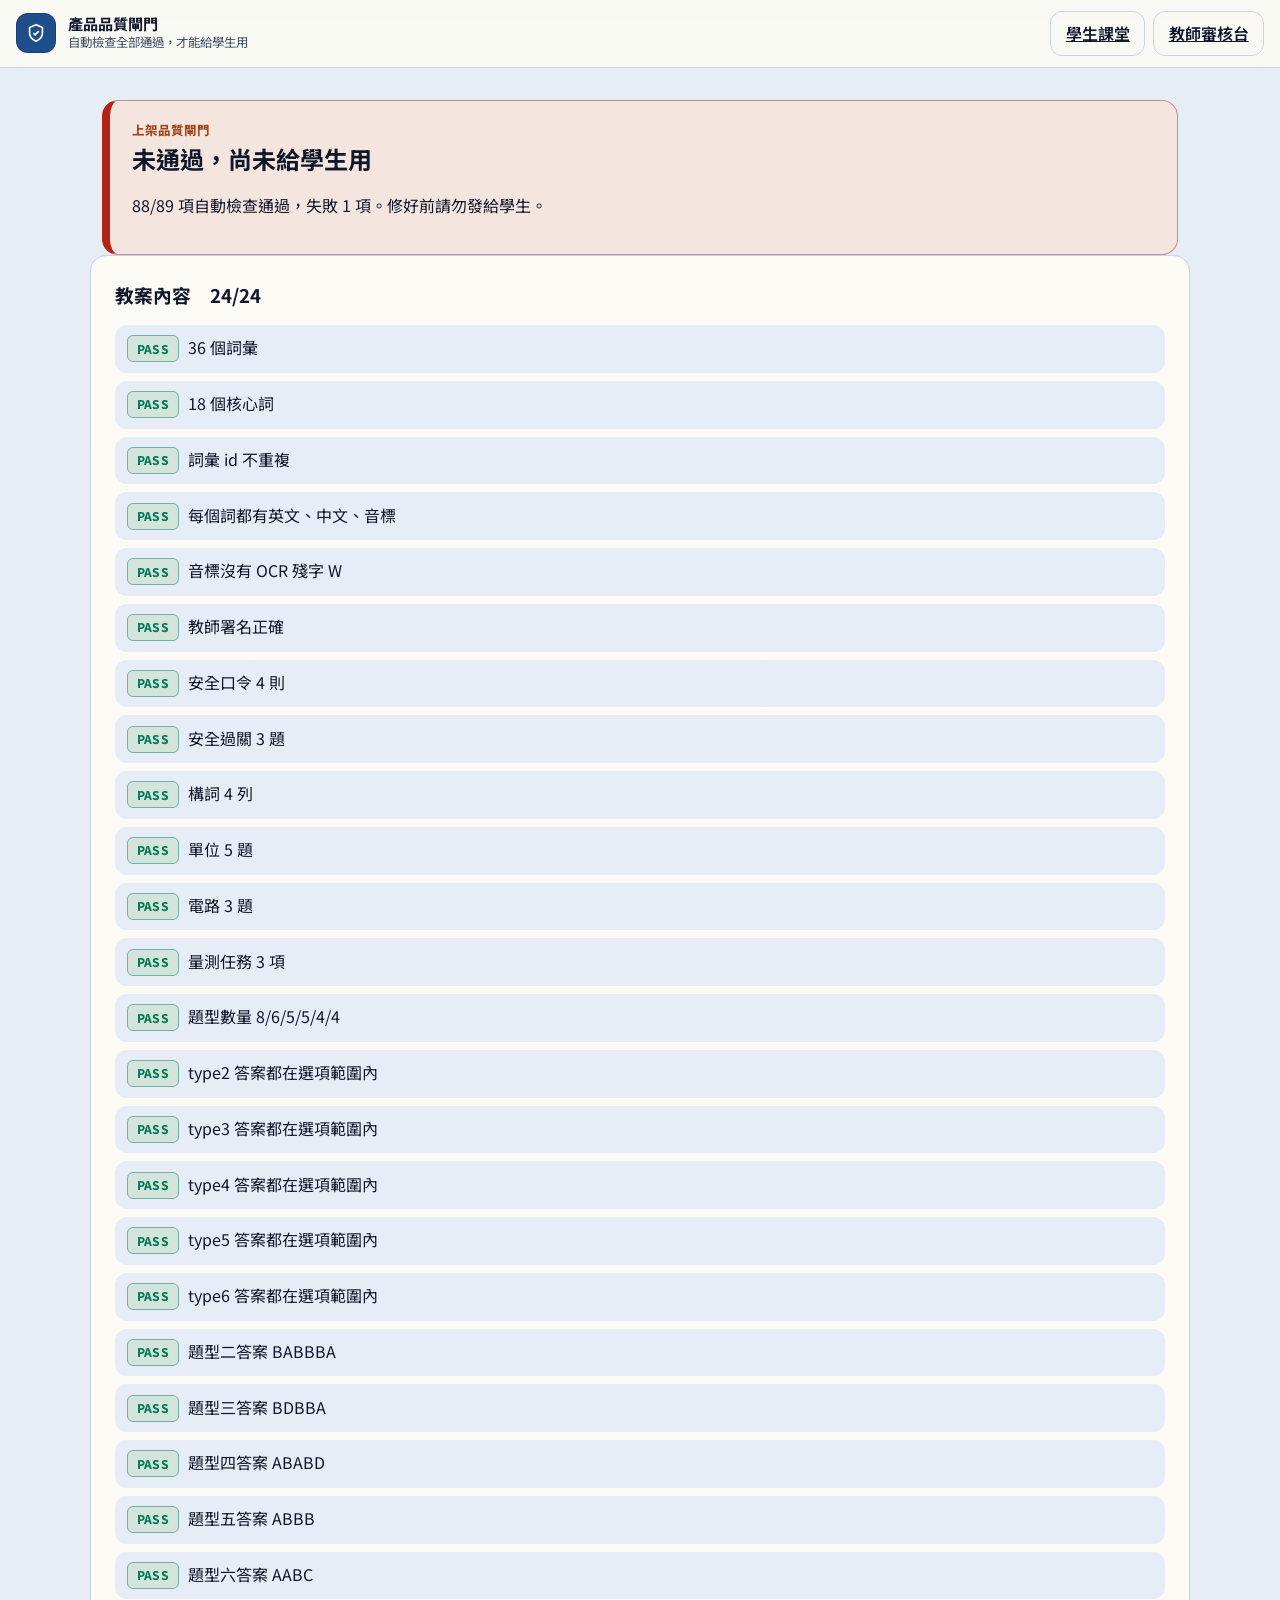
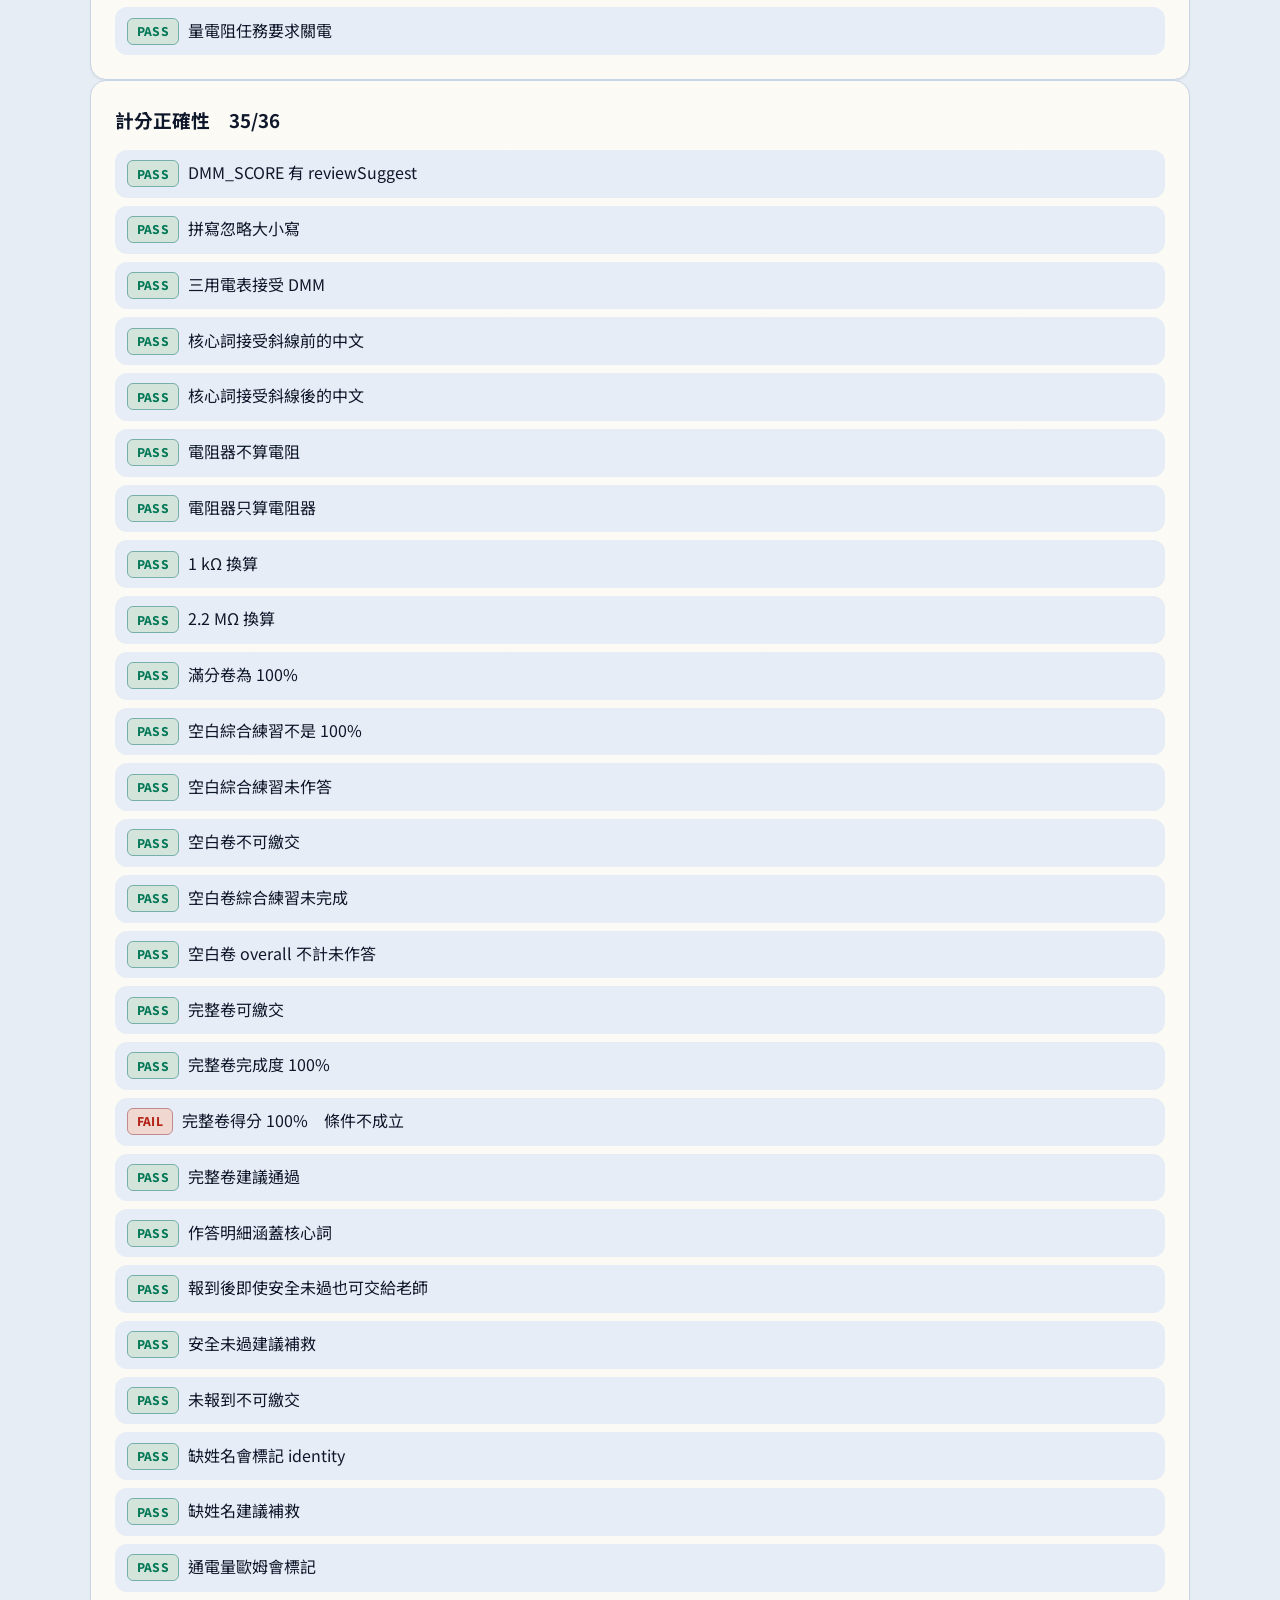
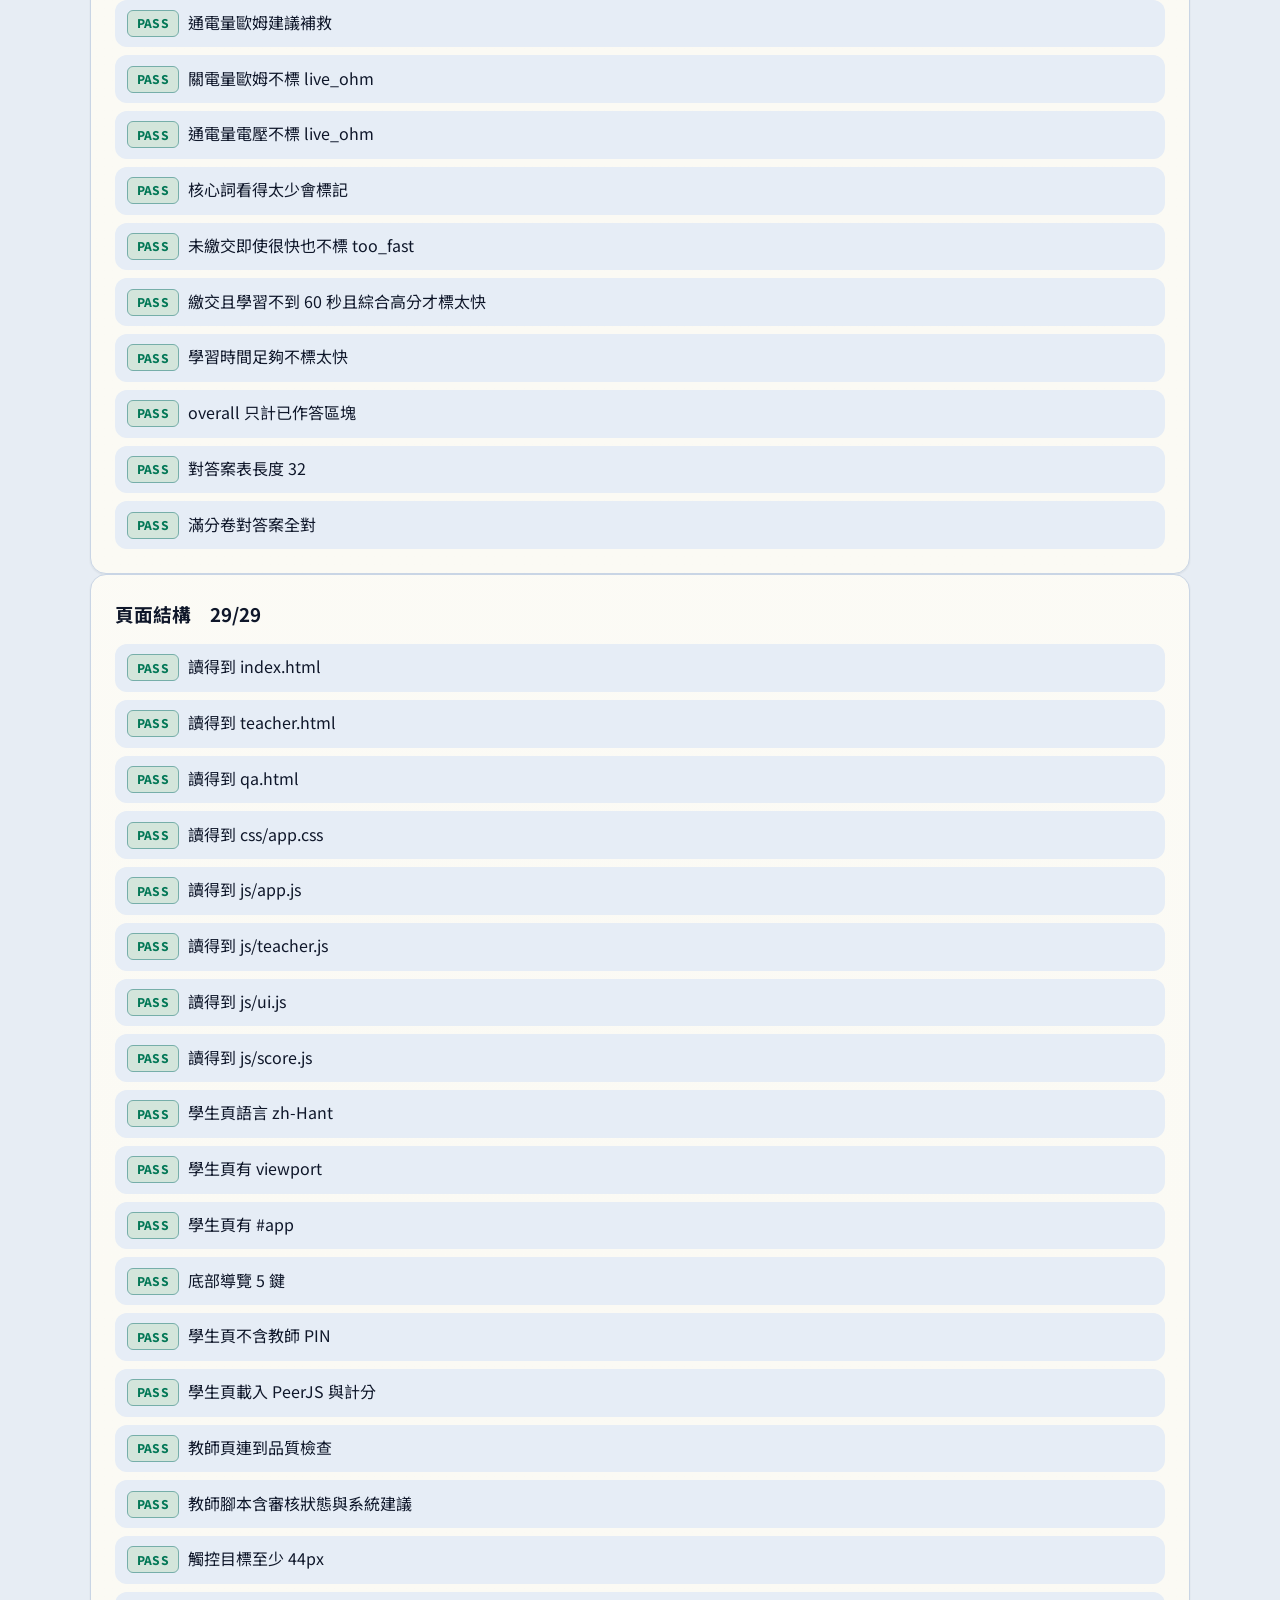
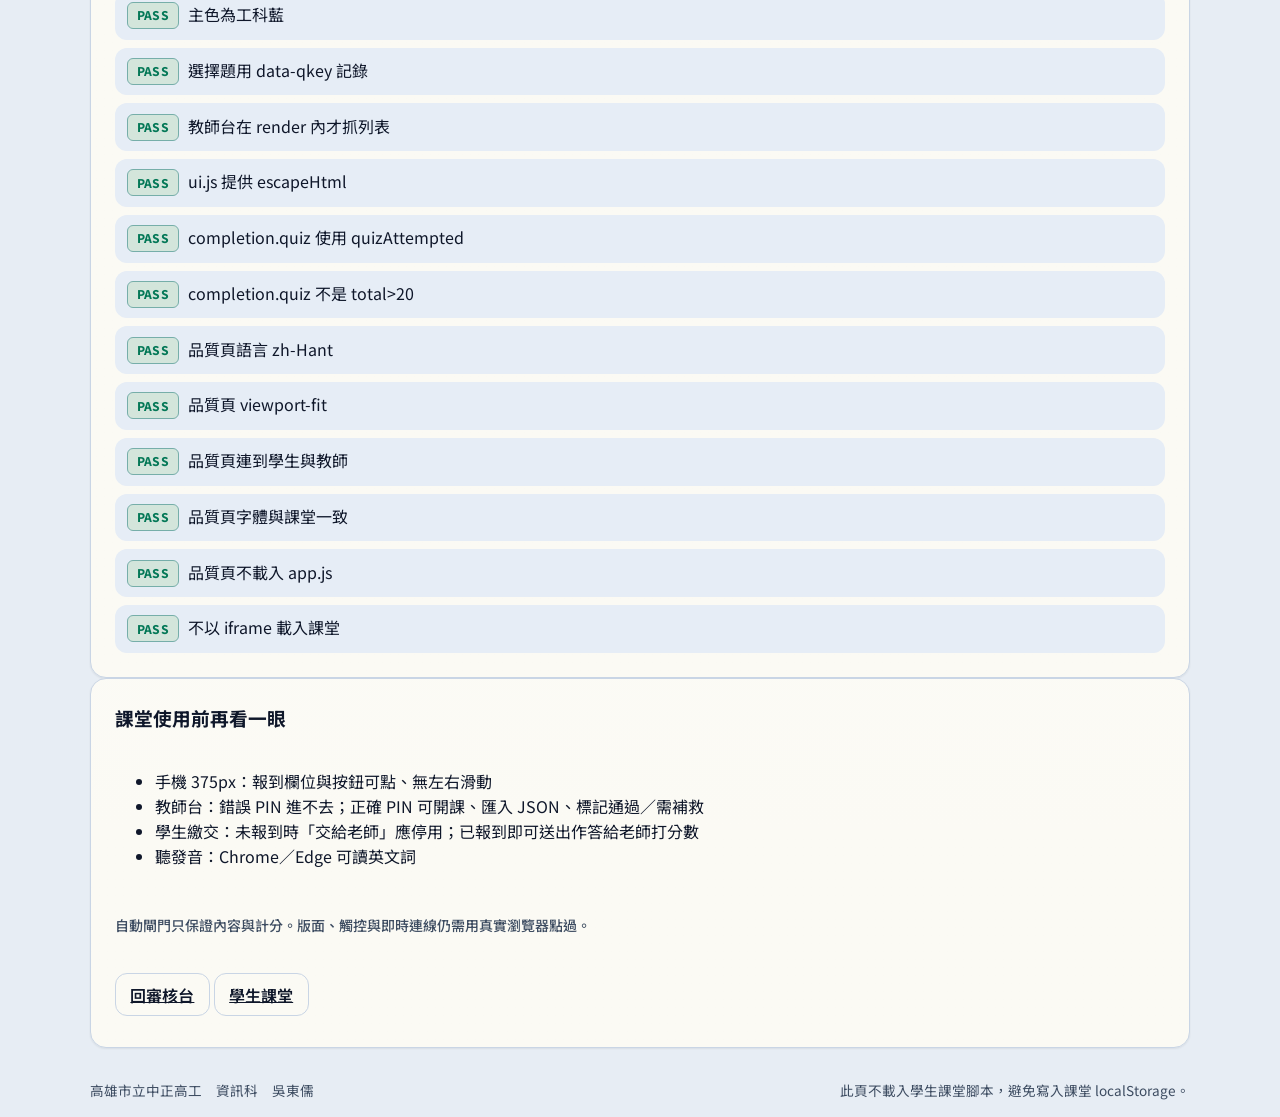
<file: qa.html>
<!DOCTYPE html>
<html lang="zh-Hant">
<head>
  <meta charset="UTF-8">
  <meta name="viewport" content="width=device-width, initial-scale=1, viewport-fit=cover">
  <meta name="theme-color" content="#1E4E8C">
  <title>品質檢查進行中｜尚未給學生用</title>
  <link rel="preconnect" href="https://fonts.googleapis.com">
  <link rel="preconnect" href="https://fonts.gstatic.com" crossorigin>
  <link href="https://fonts.googleapis.com/css2?family=IBM+Plex+Mono:wght@500;600&family=IBM+Plex+Sans:wght@400;500;600;700&family=Noto+Sans+TC:wght@400;500;700;800&display=swap" rel="stylesheet">
  <link rel="stylesheet" href="css/app.css">
</head>
<body>
  <div class="app-shell">
    <header class="topbar">
      <div class="brand">
        <div class="brand-mark" aria-hidden="true">
          <svg width="22" height="22" viewBox="0 0 24 24" fill="none" stroke="currentColor" stroke-width="1.8"><path d="M12 3 5 6v6c0 5 3.5 7.5 7 9 3.5-1.5 7-4 7-9V6l-7-3Z"/><path d="m9 12 2 2 4-4"/></svg>
        </div>
        <div>
          <h1>產品品質閘門</h1>
          <p>自動檢查全部通過，才能給學生用</p>
        </div>
      </div>
      <nav aria-label="相關頁面" style="display:flex;gap:.5rem;flex-wrap:wrap;margin-left:auto">
        <a class="btn btn-ghost" href="index.html">學生課堂</a>
        <a class="btn btn-ghost" href="teacher.html">教師審核台</a>
      </nav>
    </header>
    <main id="results">
      <article class="qa-banner">
        <div class="kicker">上架品質閘門</div>
        <h2>檢查進行中…</h2>
        <p>通過前請勿把課堂連結發給學生。</p>
      </article>
    </main>
    <p class="footer-note">
      <span>高雄市立中正高工　資訊科　吳東儒</span>
      <span>此頁不載入學生課堂腳本，避免寫入課堂 localStorage。</span>
    </p>
  </div>
  <script src="js/content.js"></script>
  <script src="js/store.js"></script>
  <script src="js/score.js"></script>
  <script src="js/qa.js"></script>
</body>
</html>
</file>
<file: css/app.css>
:root {
  --color-primary: #1e4e8c;
  --color-primary-hover: #163a68;
  --color-on-primary: #ffffff;
  --color-secondary: #c05621;
  --color-secondary-ink: color-mix(in srgb, var(--color-secondary) 80%, #1a0a04 20%);
  --color-accent: #0f766e;
  --color-on-accent: #ffffff;
  --color-background: #e7edf4;
  --color-paper: #fbfaf4;
  --color-foreground: #0f172a;
  --color-muted: #e6edf6;
  --color-muted-fg: #3d4c61;
  --color-border: #c9d5e5;
  --color-destructive: #b42318;
  --color-destructive-fill: #b42318;
  --color-on-destructive: #ffffff;
  --color-success: #047857;
  --color-warning: #b45309;
  --color-ring: #1e4e8c;
  --color-lcd: #c8f04a;
  --color-lcd-bg: #0b1a10;
  --space-xs: 0.25rem;
  --space-sm: 0.5rem;
  --space-md: 1rem;
  --space-lg: 1.5rem;
  --space-xl: 2rem;
  --space-2xl: 3rem;
  --shadow-sm: 0 1px 2px rgba(15, 23, 42, 0.07);
  --shadow-md: 0 6px 16px rgba(15, 23, 42, 0.08);
  --shadow-lg: 0 16px 32px rgba(15, 23, 42, 0.12);
  --radius: 16px;
  --radius-sm: 10px;
  --font: "Noto Sans TC", "IBM Plex Sans", "Segoe UI", sans-serif;
  --mono: ui-monospace, "Cascadia Mono", "IBM Plex Sans", "Segoe UI", monospace;
  --z-nav: 50;
  --z-overlay: 60;
  --z-modal: 70;
  --focus: 0 0 0 3px rgba(30, 78, 140, 0.38);
  --dock-clearance: calc(6.5rem + env(safe-area-inset-bottom, 0px));
}

@media (prefers-color-scheme: dark) {
  :root {
    --color-background: #070c14;
    --color-paper: #1a2538;
    --color-foreground: #f4f7fb;
    --color-muted: #243348;
    --color-muted-fg: #c5d3e4;
    --color-border: #42587a;
    --color-primary: #6ea8ff;
    --color-on-primary: #071018;
    --color-primary-hover: #8bb8ff;
    --color-ring: #6ea8ff;
    --color-secondary-ink: #f0b07a;
    --color-success: #4ade9a;
    --color-warning: #f0c14b;
    --color-destructive: #f3a39a;
    --color-destructive-fill: #b42318;
    --shadow-md: 0 8px 20px rgba(0, 0, 0, 0.4);
    --shadow-lg: 0 16px 32px rgba(0, 0, 0, 0.45);
    --focus: 0 0 0 3px rgba(110, 168, 255, 0.5);
  }
}

* { box-sizing: border-box; }
html, body { margin: 0; min-height: 100%; }
html {
  color-scheme: light dark;
  overflow-x: clip;
}
body {
  font-family: var(--font);
  background:
    radial-gradient(900px 380px at 0% -18%, rgba(30, 78, 140, 0.07), transparent 58%),
    var(--color-background);
  color: var(--color-foreground);
  line-height: 1.55;
  font-size: 16px;
  overflow-x: clip;
  max-width: 100%;
}

img, svg { display: block; max-width: 100%; }
button, a, input, select, textarea {
  font: inherit;
  touch-action: manipulation;
}
button, .btn, .choice, .seg, .icon-btn, .module-card, .dock a, .dock button { cursor: pointer; }
:focus-visible {
  outline: 2px solid var(--color-ring);
  outline-offset: 2px;
  box-shadow: var(--focus);
}

.app-shell {
  min-height: 100dvh;
  display: grid;
  grid-template-rows: auto 1fr auto;
  min-width: 0;
  max-width: 100%;
}

.topbar {
  position: sticky;
  top: 0;
  z-index: var(--z-nav);
  display: flex;
  align-items: center;
  gap: var(--space-md);
  padding: calc(0.7rem + env(safe-area-inset-top, 0px)) 1rem 0.7rem;
  background: color-mix(in srgb, var(--color-paper) 92%, transparent);
  backdrop-filter: blur(12px);
  border-bottom: 1px solid var(--color-border);
  min-width: 0;
}
.brand { display: flex; align-items: center; gap: 0.75rem; min-width: 0; }
.brand-mark {
  width: 40px; height: 40px; flex: 0 0 40px;
  border-radius: 12px;
  background: var(--color-primary);
  color: var(--color-on-primary);
  display: grid; place-items: center;
  box-shadow: inset 0 0 0 1px color-mix(in srgb, #000 18%, transparent);
}
.brand h1 {
  font-size: 0.95rem; margin: 0; line-height: 1.25;
  overflow: hidden; text-overflow: ellipsis; white-space: nowrap;
}
.brand p {
  margin: 0; color: var(--color-muted-fg); font-size: 0.78rem;
  overflow: hidden; text-overflow: ellipsis; white-space: nowrap;
}
.save-ok { color: var(--color-success); font-weight: 700; font-size: 0.75rem; }
.step-list {
  margin: 0;
  padding: 0;
  list-style: none;
  display: grid;
  gap: 0.55rem;
}
.step-list li { min-width: 0; }
.next-bar {
  width: min(1100px, calc(100% - 1.5rem));
  margin: 0.85rem auto 0;
}
.topbar .btn { flex: 0 0 auto; }
.topbar-progress { flex: 1; min-width: 72px; }
.progress-track {
  height: 8px; border-radius: 99px;
  background: var(--color-muted);
  overflow: hidden;
  border: 1px solid var(--color-border);
}
.progress-fill {
  height: 100%; width: 0;
  background: linear-gradient(90deg, var(--color-accent), var(--color-primary));
  transition: width 220ms ease;
}

.icon-btn, .btn {
  min-height: 44px;
  min-width: 44px;
  border: 1px solid transparent;
  border-radius: 12px;
  padding: 0.55rem 0.9rem;
  background: var(--color-muted);
  color: var(--color-foreground);
  transition: background 180ms ease, transform 160ms ease, box-shadow 180ms ease, border-color 180ms ease;
  font-weight: 600;
}
.icon-btn { display: grid; place-items: center; padding: 0.5rem; }
.btn:hover, .icon-btn:hover { background: color-mix(in srgb, var(--color-muted) 70%, var(--color-primary) 12%); }
.btn:active, .icon-btn:active { transform: translateY(1px) scale(0.98); }
.btn-primary {
  background: var(--color-primary);
  color: var(--color-on-primary);
  border-color: color-mix(in srgb, var(--color-primary) 70%, #000 30%);
}
.btn-primary:hover { background: var(--color-primary-hover); }
.btn-accent {
  background: var(--color-accent);
  color: var(--color-on-accent);
  border-color: color-mix(in srgb, var(--color-accent) 70%, #000 30%);
}
.btn-accent:hover { background: color-mix(in srgb, var(--color-accent) 86%, #000 14%); }
.btn-ghost { background: transparent; border-color: var(--color-border); }
.btn-danger {
  background: var(--color-destructive-fill);
  color: var(--color-on-destructive);
  border-color: color-mix(in srgb, var(--color-destructive-fill) 70%, #000 30%);
}
.btn-danger:hover { background: color-mix(in srgb, var(--color-destructive-fill) 86%, #000 14%); }
.btn:disabled { opacity: 0.5; cursor: not-allowed; transform: none; }

main {
  width: min(1100px, calc(100% - 1.5rem));
  margin: 0 auto;
  padding: 1rem 0 2rem;
  min-width: 0;
  max-width: 100%;
}
body:has(.dock) main {
  padding-bottom: var(--dock-clearance);
}
.footer-note {
  width: min(1100px, calc(100% - 1.5rem));
  margin: 0 auto 1rem;
  color: var(--color-muted-fg);
  font-size: 0.85rem;
  display: flex; justify-content: space-between; gap: 1rem; flex-wrap: wrap;
  min-width: 0;
}
body:has(.dock) .footer-note {
  margin-bottom: var(--dock-clearance);
}
.footer-note a {
  color: var(--color-primary);
  font-weight: 700;
  text-underline-offset: 0.18em;
}

.hero, .card, .module-card, .stat, .panel {
  background-color: var(--color-paper);
  background-image: linear-gradient(180deg, color-mix(in srgb, var(--color-paper) 88%, #fff 12%), var(--color-paper) 42%);
  border: 1px solid var(--color-border);
  border-radius: var(--radius);
  box-shadow: var(--shadow-sm);
  min-width: 0;
  max-width: 100%;
}
.hero { padding: 1.5rem; display: grid; gap: 1rem; }
.hero > *,
.grid > *,
.lab > *,
.form > *,
.task > * {
  min-width: 0;
  max-width: 100%;
}
.hero h2, .hero h3, .qa-banner h2 {
  margin: 0 0 0.35rem;
  overflow-wrap: anywhere;
}
.hero h2 { font-size: clamp(1.35rem, 3vw, 2rem); letter-spacing: -0.02em; }
.kicker {
  color: var(--color-secondary-ink);
  font-weight: 800;
  letter-spacing: 0.08em;
  font-size: 0.78rem;
  text-transform: uppercase;
}
.hero-grid { display: grid; grid-template-columns: 1.4fr 1fr; gap: 1rem; min-width: 0; }
@media (max-width: 800px) { .hero-grid { grid-template-columns: 1fr; } }

.goal-list { margin: 0; padding: 0; list-style: none; display: grid; gap: 0.5rem; }
.goal-list li {
  display: flex; gap: 0.6rem; align-items: flex-start;
  padding: 0.65rem 0.75rem; border-radius: 12px; background: var(--color-muted);
  min-width: 0;
}
.goal-list li > * { min-width: 0; overflow-wrap: anywhere; }
.goal-list .badge {
  min-width: max-content;
  flex: 0 0 auto;
  overflow-wrap: normal;
}

.badge {
  display: inline-flex; align-items: center; gap: 0.3rem;
  border-radius: 6px; padding: 0.2rem 0.55rem;
  font-size: 0.75rem; font-weight: 800;
  letter-spacing: 0.02em;
  white-space: nowrap;
  flex: 0 0 auto;
  background: color-mix(in srgb, var(--color-secondary) 16%, var(--color-paper));
  color: var(--color-secondary-ink);
  border: 1px solid color-mix(in srgb, var(--color-secondary) 42%, var(--color-border));
}
.badge-core {
  background: color-mix(in srgb, var(--color-primary) 16%, var(--color-paper));
  color: var(--color-primary);
  border-color: color-mix(in srgb, var(--color-primary) 42%, var(--color-border));
}
.badge-ok {
  background: color-mix(in srgb, var(--color-success) 16%, var(--color-paper));
  color: var(--color-success);
  border-color: color-mix(in srgb, var(--color-success) 42%, var(--color-border));
}
.badge-warn {
  background: color-mix(in srgb, var(--color-warning) 18%, var(--color-paper));
  color: var(--color-warning);
  border-color: color-mix(in srgb, var(--color-warning) 42%, var(--color-border));
}
.badge-bad {
  background: color-mix(in srgb, var(--color-destructive) 16%, var(--color-paper));
  color: var(--color-destructive);
  border-color: color-mix(in srgb, var(--color-destructive) 42%, var(--color-border));
}

.grid { display: grid; gap: 0.9rem; min-width: 0; }
.grid-2 { grid-template-columns: repeat(2, minmax(0, 1fr)); }
.grid-3 { grid-template-columns: repeat(3, minmax(0, 1fr)); }
@media (max-width: 800px) { .grid-2, .grid-3 { grid-template-columns: 1fr; } }

.module-card { padding: 1rem; display: grid; gap: 0.45rem; text-align: left; width: 100%; }
.module-card .meta { color: var(--color-muted-fg); font-size: 0.85rem; }
.module-card.done {
  border-color: color-mix(in srgb, var(--color-success) 45%, var(--color-border));
  border-left: 5px solid var(--color-success);
}

.form { display: grid; gap: 0.85rem; min-width: 0; }
label { display: grid; gap: 0.3rem; font-weight: 650; min-width: 0; }
input, select, textarea {
  min-height: 44px; border-radius: 12px;
  border: 1px solid var(--color-border);
  background: var(--color-paper);
  color: var(--color-foreground);
  padding: 0.55rem 0.75rem;
  width: 100%;
  max-width: 100%;
}
textarea { min-height: 6.5rem; resize: vertical; line-height: 1.5; }
.help { font-weight: 500; color: var(--color-muted-fg); font-size: 0.875rem; overflow-wrap: anywhere; }
.error { color: var(--color-destructive); font-size: 0.9rem; font-weight: 700; }

fieldset {
  border: 1px solid var(--color-border);
  border-radius: var(--radius);
  margin: 0;
  padding: 0.85rem 0.9rem 1rem;
  min-width: 0;
  min-inline-size: 0;
  width: 100%;
  max-width: 100%;
  display: flex;
  flex-direction: column;
  gap: 0.55rem;
  background: color-mix(in srgb, var(--color-muted) 40%, var(--color-paper));
}
legend {
  padding: 0.1rem 0.4rem;
  margin: 0 0 0.15rem;
  font-weight: 800;
  font-size: 0.95rem;
  color: var(--color-foreground);
  overflow-wrap: anywhere;
}
fieldset .choice { width: 100%; }

.choice, .flash, .task {
  border: 1px solid var(--color-border);
  border-radius: 14px;
  padding: 0.85rem 1rem;
  background: var(--color-paper);
  text-align: left;
  width: 100%;
  max-width: 100%;
  min-width: 0;
}
.task { display: grid; gap: 0.65rem; }
.task .grid { gap: 0.55rem; }
.choice {
  display: flex;
  gap: 0.7rem;
  align-items: center;
  min-height: 48px;
  border-left-width: 5px;
  border-left-color: var(--color-border);
  font-weight: 500;
  overflow-wrap: anywhere;
}
.choice input {
  width: 1.15rem;
  height: 1.15rem;
  min-height: 1.15rem;
  flex: 0 0 auto;
  accent-color: var(--color-primary);
}
.choice.selected,
.choice:has(input:checked) {
  border-color: var(--color-primary);
  border-left-color: var(--color-primary);
  background: color-mix(in srgb, var(--color-primary) 12%, var(--color-paper));
  font-weight: 800;
}
.choice.correct {
  border-color: var(--color-success);
  border-left-color: var(--color-success);
  background: color-mix(in srgb, var(--color-success) 12%, var(--color-paper));
  font-weight: 800;
  box-shadow: inset 0 0 0 1px color-mix(in srgb, var(--color-success) 55%, transparent);
}
.choice.wrong {
  border-color: var(--color-destructive);
  border-left-color: var(--color-destructive);
  background: color-mix(in srgb, var(--color-destructive) 10%, var(--color-paper));
  background-image: repeating-linear-gradient(
    -45deg,
    transparent,
    transparent 7px,
    color-mix(in srgb, var(--color-destructive) 9%, transparent) 7px,
    color-mix(in srgb, var(--color-destructive) 9%, transparent) 8px
  );
  font-weight: 800;
}

.flash {
  min-height: 220px;
  display: grid; place-items: center; text-align: center; gap: 0.4rem;
  cursor: pointer;
}
.flash .en { font-size: clamp(1.4rem, 4vw, 2.1rem); font-weight: 800; overflow-wrap: anywhere; }
.flash .kk { font-family: var(--mono); color: var(--color-muted-fg); }
.star { color: var(--color-secondary-ink); }

.lab {
  display: grid; grid-template-columns: 1.1fr 0.9fr; gap: 1rem;
  min-width: 0;
}
@media (max-width: 860px) { .lab { grid-template-columns: 1fr; } }
.meter {
  background:
    linear-gradient(180deg, #2d333c 0%, #171b21 42%, #101318 100%);
  color: #d7e0d2;
  border-radius: 16px;
  padding: 0.9rem;
  font-family: var(--mono);
  border: 1px solid #0b0d10;
  box-shadow:
    inset 0 1px 0 rgba(255, 255, 255, 0.08),
    0 10px 22px rgba(0, 0, 0, 0.28);
  min-width: 0;
}
.meter .help {
  color: #c5cbb8 !important;
  letter-spacing: 0.16em;
  font-size: 0.68rem;
  font-weight: 800;
  text-transform: uppercase;
  margin: 0 0 0.5rem;
}
.meter-screen {
  background: var(--color-lcd-bg);
  color: var(--color-lcd);
  border-radius: 4px;
  padding: 0.95rem 0.8rem;
  font-size: clamp(1.15rem, 4.8vw, 1.75rem);
  letter-spacing: 0.05em;
  font-weight: 700;
  font-variant-numeric: tabular-nums lining-nums;
  line-height: 1.25;
  overflow-wrap: anywhere;
  word-break: break-word;
  min-height: 3.15rem;
  border: 1px solid #4a5a3c;
  box-shadow:
    inset 0 2px 10px rgba(0, 0, 0, 0.62),
    inset 0 0 0 2px #152016;
  text-shadow: 0 0 10px rgba(200, 240, 74, 0.28);
}
.knob-row, .probe-row {
  display: flex;
  flex-wrap: wrap;
  gap: 0.4rem;
  margin-top: 0.55rem;
}
.knob-row .seg { flex: 1 1 30%; }
.probe-row .seg { flex: 1 1 calc(50% - 0.45rem); }
.probe-row .seg:last-child { flex: 1 1 100%; }
.seg {
  min-height: 44px;
  border-radius: 8px;
  border: 1px solid #5b6572;
  background: #2a313a;
  color: #eef2f6;
  padding: 0.35rem 0.55rem;
  font-weight: 700;
  letter-spacing: 0.02em;
  font-size: 0.78rem;
  min-width: 0;
  max-width: 100%;
  white-space: normal;
  line-height: 1.2;
}
.seg.on {
  background: var(--color-accent);
  border-color: color-mix(in srgb, var(--color-accent) 50%, #fff 20%);
  color: var(--color-on-accent);
  box-shadow: inset 0 -3px 0 rgba(0, 0, 0, 0.28);
  font-weight: 800;
}

.dock {
  position: fixed; bottom: 0; left: 0; right: 0; z-index: var(--z-nav);
  background: color-mix(in srgb, var(--color-paper) 94%, transparent);
  backdrop-filter: blur(12px);
  border-top: 1px solid var(--color-border);
  display: flex;
  justify-content: center;
  gap: 0.2rem;
  padding: 0.45rem 0.4rem calc(0.45rem + env(safe-area-inset-bottom, 0px));
  max-width: 100%;
}
.dock a, .dock button {
  flex: 1 1 0;
  min-width: 0;
  max-width: 7.25rem;
  display: grid;
  justify-items: center;
  align-content: center;
  gap: 0.12rem;
  font-size: 0.75rem;
  font-weight: 650;
  text-decoration: none;
  color: var(--color-muted-fg);
  background: transparent;
  border: 0;
  min-height: 48px;
  padding: 0.2rem 0.1rem;
  overflow: hidden;
}
.dock svg { width: 18px; height: 18px; }
.dock .active {
  color: var(--color-primary);
  font-weight: 800;
  box-shadow: inset 0 3px 0 var(--color-primary);
}

.modal-bg {
  position: fixed; inset: 0; z-index: var(--z-modal);
  background: rgba(15, 23, 42, 0.52);
  display: grid; place-items: center; padding: 1rem;
}
.modal { width: min(560px, 100%); padding: 1.2rem; }
.hidden { display: none !important; }
.sr-only {
  position: absolute; width: 1px; height: 1px; padding: 0; margin: -1px;
  overflow: hidden; clip: rect(0,0,0,0); border: 0;
}

table { width: 100%; border-collapse: collapse; }
th, td {
  border-bottom: 1px solid var(--color-border);
  padding: 0.55rem 0.4rem;
  text-align: left;
  vertical-align: top;
  min-width: 6.25rem;
}
th { font-size: 0.8rem; color: var(--color-muted-fg); font-weight: 700; }
.table-wrap {
  overflow: auto;
  width: 100%;
  max-width: 100%;
  -webkit-overflow-scrolling: touch;
  overscroll-behavior-x: contain;
  border: 1px solid var(--color-border);
  border-radius: 12px;
}
.table-wrap table { min-width: 32rem; }
.table-wrap input { min-width: 0; }

.toast {
  position: fixed;
  right: 1rem;
  bottom: 1.25rem;
  left: auto;
  max-width: min(22rem, calc(100% - 2rem));
  z-index: var(--z-overlay);
  background: var(--color-foreground);
  color: var(--color-paper);
  padding: 0.7rem 0.9rem;
  border-radius: 12px;
  box-shadow: var(--shadow-lg);
  font-weight: 700;
  overflow-wrap: anywhere;
}
body:has(.dock) .toast {
  bottom: calc(var(--dock-clearance) + 0.35rem);
}

@media (prefers-reduced-motion: reduce) {
  * { animation: none !important; transition: none !important; }
}

.qa-banner {
  padding: 1.25rem 1.4rem;
  border-radius: var(--radius);
  margin: 1rem auto 0;
  width: min(1100px, calc(100% - 1.5rem));
  border: 1px solid var(--color-border);
  border-left-width: 8px;
  background: var(--color-paper);
  max-width: 100%;
}
.qa-banner.pass {
  background: color-mix(in srgb, var(--color-success) 14%, var(--color-paper));
  border-color: color-mix(in srgb, var(--color-success) 45%, var(--color-border));
  border-left-color: var(--color-success);
}
.qa-banner.fail {
  background: color-mix(in srgb, var(--color-destructive) 10%, var(--color-paper));
  border-color: color-mix(in srgb, var(--color-destructive) 40%, var(--color-border));
  border-left-color: var(--color-destructive);
}
.qa-group h3 { margin: 0; overflow-wrap: anywhere; }
.verdict {
  padding: 0.95rem 1rem 0.95rem 1.05rem;
  border-radius: 12px;
  border: 1px solid var(--color-border);
  border-left-width: 6px;
  background: var(--color-muted);
}
.verdict.pass {
  border-color: color-mix(in srgb, var(--color-success) 45%, var(--color-border));
  border-left-color: var(--color-success);
  background: color-mix(in srgb, var(--color-success) 10%, var(--color-paper));
}
.verdict.fail {
  border-color: color-mix(in srgb, var(--color-destructive) 45%, var(--color-border));
  border-left-color: var(--color-destructive);
  background: color-mix(in srgb, var(--color-destructive) 8%, var(--color-paper));
}
.verdict.warn {
  border-color: color-mix(in srgb, var(--color-warning) 45%, var(--color-border));
  border-left-color: var(--color-warning);
  background: color-mix(in srgb, var(--color-warning) 10%, var(--color-paper));
}
.verdict p { margin: 0.35rem 0 0; }
.verdict strong { font-size: 1.02rem; }

.answer-row {
  display: flex;
  justify-content: space-between;
  align-items: flex-start;
  gap: 0.75rem 1rem;
  flex-wrap: wrap;
  padding: 0.65rem 0.35rem;
  border-bottom: 1px solid var(--color-border);
  font-size: 0.9rem;
  min-width: 0;
}
.answer-row > * { min-width: 0; overflow-wrap: anywhere; }
.answer-row.wrong {
  color: var(--color-destructive);
  font-weight: 800;
  border-left: 4px solid var(--color-destructive);
  padding-left: 0.7rem;
  background: color-mix(in srgb, var(--color-destructive) 7%, transparent);
}

.filter-bar { min-width: 0; }
.filter-bar .btn.on {
  background: var(--color-primary);
  color: var(--color-on-primary);
  border-color: transparent;
  font-weight: 800;
  box-shadow: inset 0 -3px 0 color-mix(in srgb, var(--color-on-primary) 32%, transparent);
}

.stat {
  border-left: 4px solid var(--color-primary);
}
.stat strong {
  font-size: 1.4rem;
  font-variant-numeric: tabular-nums;
  letter-spacing: -0.03em;
}

@media (max-width: 430px) {
  main, .footer-note, .qa-banner {
    width: min(1100px, calc(100% - 1rem));
  }
  .hero, .qa-banner { padding: 1.1rem; }
  .topbar { gap: 0.6rem; padding-right: 0.7rem; padding-left: 0.7rem; }
  .dock { gap: 0; padding-left: 0.2rem; padding-right: 0.2rem; }
  .dock a, .dock button { font-size: 0.72rem; max-width: none; }
  .brand-mark { width: 36px; height: 36px; flex-basis: 36px; }
  th, td { padding: 0.5rem 0.35rem; }
}

@media (prefers-color-scheme: dark) {
  .hero, .card, .module-card, .stat, .panel {
    background-image: none;
  }
  .btn-primary {
    border-color: color-mix(in srgb, var(--color-primary) 55%, #fff 20%);
  }
}
</file>
